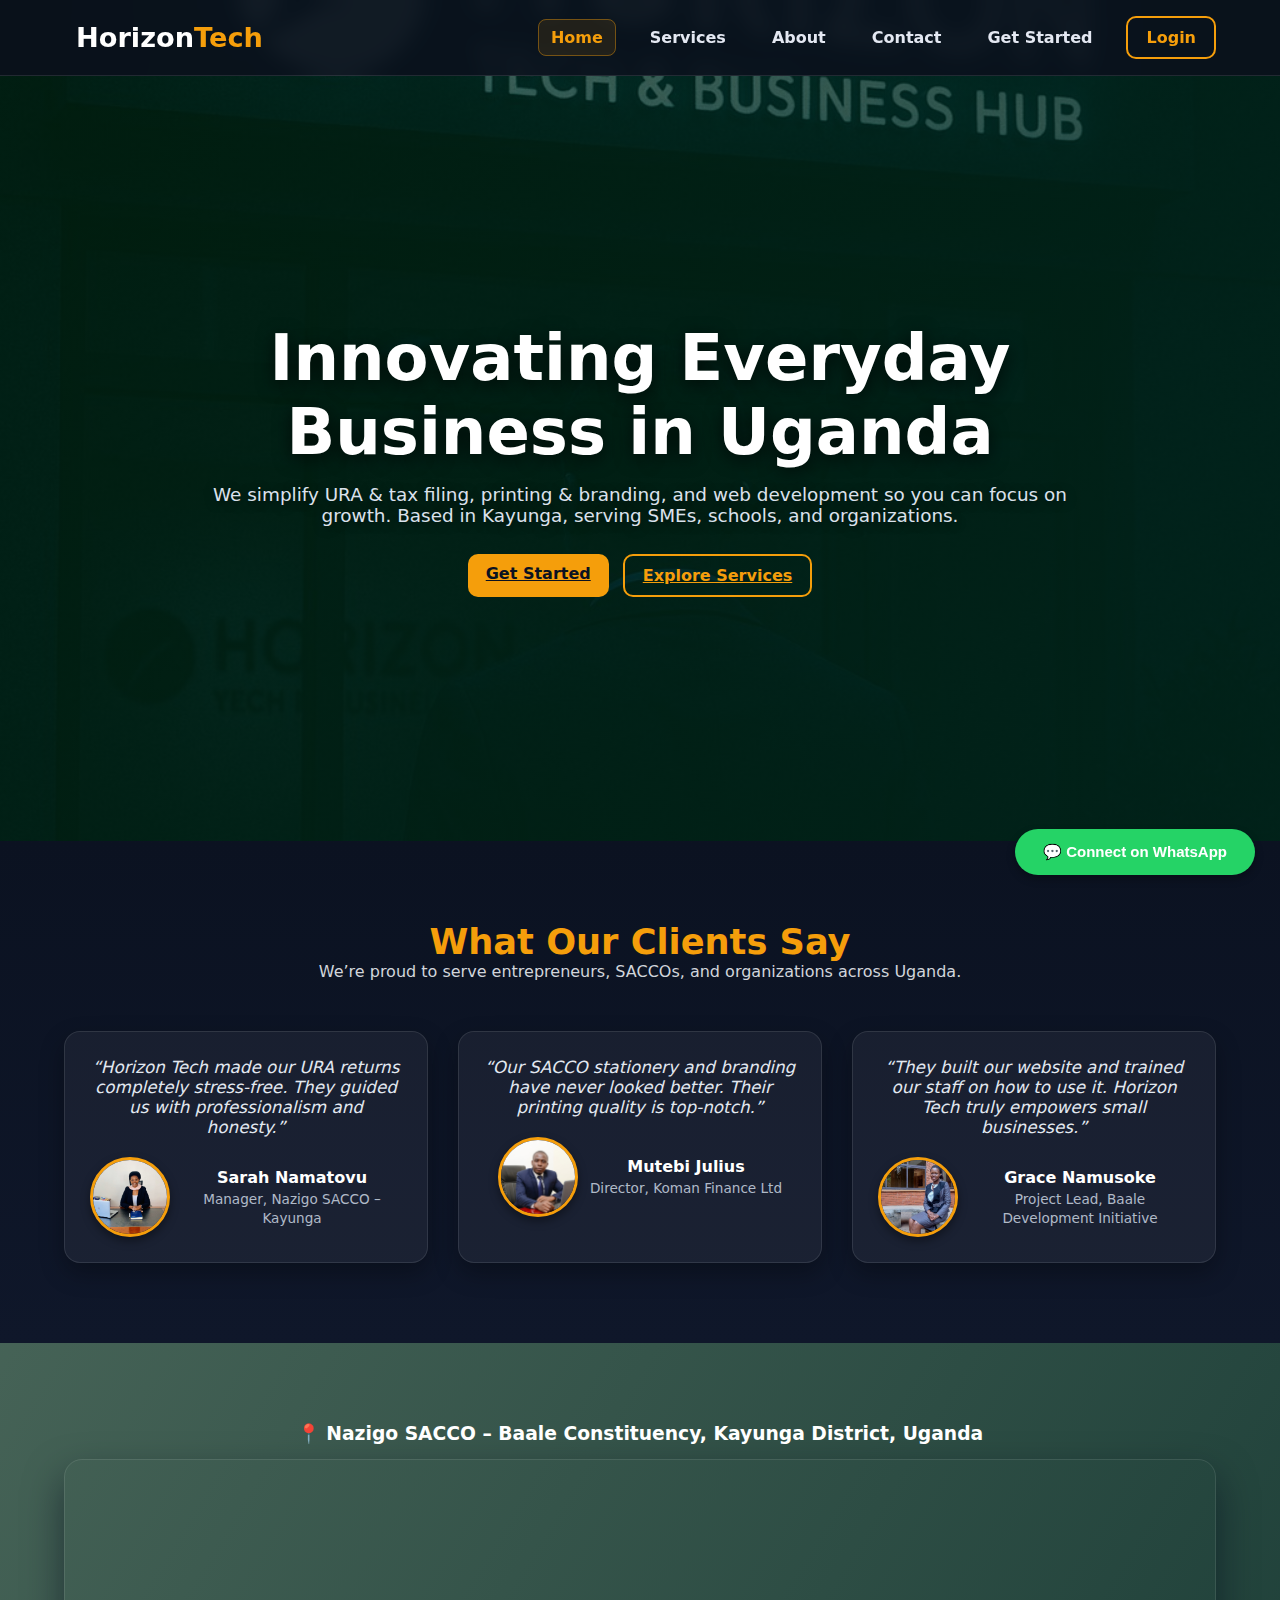
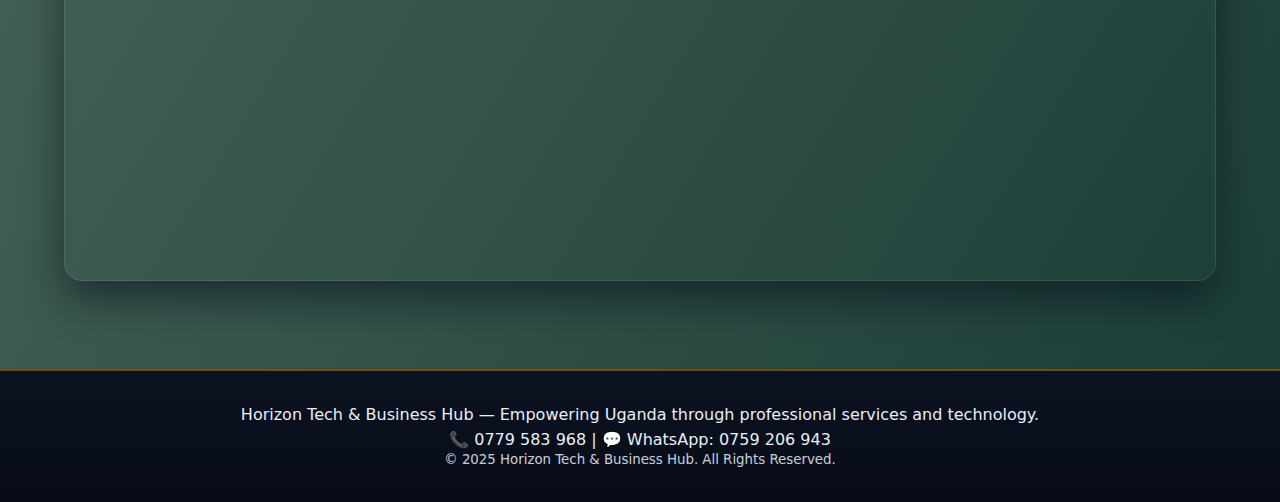
<file: index.html>
<!DOCTYPE html>
<html lang="en">
<head>
  <meta charset="UTF-8"/>
  <meta name="viewport" content="width=device-width, initial-scale=1"/>
  <title>Horizon Tech & Business Hub | Empowering Uganda Through Technology</title>

  <meta name="description" content="Horizon Tech & Business Hub offers URA & Tax Filing, Printing, Branding, and Web Development services in Kayunga, Uganda.">
  <meta name="keywords" content="Horizon Tech, Business Hub, URA, Tax Filing, Printing, Branding, Web Development, Uganda, Nazigo SACCO, Koman Finance, Kayunga">
  <meta property="og:title" content="Horizon Tech & Business Hub">
  <meta property="og:description" content="Empowering Uganda through business and technology solutions.">
  <meta property="og:image" content="assets/img/horizon.jpg">
  <link rel="icon" href="assets/img/horizon.jpg" type="image/png"/>

  <style>
    :root{
      --primary:#2563eb;
      --accent:#f59e0b;
      --accentDark:#d97706;
      --ink:#0b1221;
      --white:#ffffff;
    }
    *{box-sizing:border-box;margin:0;padding:0}
    body{
      font-family:'Segoe UI',system-ui,Arial,sans-serif;
      color:#e8edf6;
      background:linear-gradient(to bottom right, rgba(1, 42, 19, 0.65), rgba(1, 39, 32, 0.9)),
                 url("assets/img/horizon.jpg") center/cover no-repeat fixed;
      overflow-x:hidden;min-height:100vh;animation:fadeIn 1s ease both;
    }
    @keyframes fadeIn{from{opacity:0;}to{opacity:1;}}
    img{max-width:100%;display:block}
    .container{width:90%;max-width:1200px;margin:0 auto}

    /* NAV */
    nav{
      position:sticky;top:0;z-index:100;
      background:rgba(10,15,28,0.85);
      border-bottom:1px solid rgba(255,255,255,0.1);
      backdrop-filter:blur(10px);
    }
    .nav-wrap{display:flex;align-items:center;justify-content:space-between;padding:14px 0;}
    .logo{font-weight:900;font-size:1.7rem;color:#fff;}
    .logo span{color:var(--accent);}
    nav ul{list-style:none;display:flex;gap:22px;align-items:center;}
    nav a{color:#e4e8f2;text-decoration:none;font-weight:600;padding:8px 12px;border-radius:8px;transition:all .25s ease;}
    nav a:hover{background:rgba(255,255,255,0.08);color:var(--white);}
    nav a.active{color:var(--accent);border:1px solid rgba(245,158,11,.4);background:rgba(245,158,11,.1);}
    .btn{padding:10px 18px;border-radius:10px;font-weight:700;cursor:pointer;}
    .btn--accent{background:var(--accent);color:#0b1221;}
    .btn--accent:hover{background:var(--accentDark);}
    .btn--outline{border:2px solid var(--accent);color:var(--accent);background:transparent;}
    .btn--outline:hover{background:var(--accent);color:#000;}

    /* HERO */
    .hero{min-height:85vh;display:flex;align-items:center;justify-content:center;text-align:center;position:relative;padding:0 20px;}
    .hero-content{max-width:860px;animation:floatHero 6s ease-in-out infinite;}
    @keyframes floatHero{0%{transform:translateY(0);}50%{transform:translateY(-10px);}100%{transform:translateY(0);}}
    .hero h1{font-size:clamp(2.5rem,5vw,4rem);font-weight:900;color:#fff;text-shadow:0 4px 18px rgba(0,0,0,0.7);}
    .hero p{font-size:1.15rem;margin-top:15px;color:#e6edf9;opacity:0.95;text-shadow:0 2px 10px rgba(0,0,0,0.5);}
    .actions{display:flex;justify-content:center;flex-wrap:wrap;gap:14px;margin-top:28px;}

    /* SECTION BASE */
    section{padding:80px 0;}
    .section-head{text-align:center;margin-bottom:40px;}
    .section-head h2{font-size:2.2rem;color:var(--accent);}
    .section-head p{color:#d1d5db;}

    /* SERVICES */
    .services{display:grid;gap:28px;grid-template-columns:repeat(auto-fit,minmax(260px,1fr));}
    .service-card{
      background:rgba(15,20,35,0.9);
      border-radius:16px;overflow:hidden;border:1px solid rgba(255,255,255,0.1);
      box-shadow:0 10px 25px rgba(0,0,0,0.4);
      text-align:center;transition:all 0.4s ease;
    }
    .service-card:hover{transform:translateY(-8px);}
    .card-media{height:200px;overflow:hidden;}
    .card-media img{width:100%;height:100%;object-fit:cover;transition:transform .6s;}
    .service-card:hover .card-media img{transform:scale(1.08);}
    .card-body{padding:18px;}
    .card-body h3{color:var(--accent);margin-bottom:8px;}
    .card-body p{color:#cbd5e1;}

    /* TESTIMONIALS */
    .testimonials{background:linear-gradient(180deg,#0b1221 0%,#0f172a 100%);text-align:center;color:#f9fafb;}
    .testimonial-grid{display:grid;grid-template-columns:repeat(auto-fit,minmax(280px,1fr));gap:30px;margin-top:50px;}
    .testimonial-card{
      background:rgba(255,255,255,0.05);
      border:1px solid rgba(255,255,255,0.1);
      border-radius:16px;padding:25px;
      box-shadow:0 10px 25px rgba(0,0,0,0.3);
      transition:all 0.4s ease;
    }
    .testimonial-card:hover{transform:translateY(-10px);box-shadow:0 15px 30px rgba(245,158,11,0.25);border-color:rgba(245,158,11,0.5);}
    .quote{font-style:italic;font-size:1.05rem;color:#e2e8f0;margin-bottom:20px;}
    .client-info{display:flex;align-items:center;gap:12px;justify-content:center;}
    .client-photo{
      width:80px;height:80px;border-radius:50%;
      object-fit:cover;border:3px solid var(--accent);
      box-shadow:0 4px 10px rgba(0,0,0,0.4);
    }
    .client-info h4{font-size:1rem;color:#fff;margin-bottom:2px;}
    .client-info small{color:#cbd5e1;font-size:0.85rem;}

    /* MAP */
    .map-head{text-align:center;color:#fff;margin-bottom:14px;}
    .map-container{border-radius:18px;overflow:hidden;box-shadow:0 18px 38px rgba(2,10,25,.5);border:1px solid rgba(255,255,255,0.1);}
    iframe{width:100%;height:420px;border:0;display:block;}

    /* FOOTER */
    footer{background:linear-gradient(180deg,#0b1221,#070c16);color:#e9eef9;text-align:center;padding:34px 10px;border-top:2px solid rgba(245,158,11,.45);margin-top:8px;}
    footer p+p{margin-top:6px;} small{opacity:.85;}

    /* WHATSAPP */
    #connectBtn{position:fixed;bottom:25px;right:25px;background:#25D366;color:#fff;border:none;border-radius:50px;padding:14px 28px;font-weight:700;cursor:pointer;box-shadow:0 4px 8px rgba(0,0,0,.3);z-index:1000;font-size:15px;display:flex;align-items:center;gap:10px;}
    #connectBtn:hover{background:#20b857;}
    .modal{display:none;position:fixed;z-index:1001;left:0;top:0;width:100%;height:100%;background:rgba(0,0,0,0.6);justify-content:center;align-items:center;}
    .modal-content{background:#fff;border-radius:12px;max-width:400px;width:90%;padding:25px;text-align:center;color:#0f172a;position:relative;box-shadow:0 10px 30px rgba(0,0,0,.3);}
    .modal-content h2{color:var(--primary);margin-top:0;}
    .modal-content a{display:block;margin:8px 0;padding:10px;border-radius:8px;font-weight:600;color:#fff;text-decoration:none;}
    .modal-content a.email{background:#2563eb;}
    .modal-content a.call{background:#16a34a;}
    .modal-content a.whatsapp{background:#25D366;}
    .close-btn{position:absolute;top:10px;right:15px;font-size:20px;color:#666;cursor:pointer;}
  </style>
</head>

<body>
  <!-- NAV -->
  <nav>
    <div class="container nav-wrap">
      <a class="logo" href="index.html">Horizon<span>Tech</span></a>
      <ul>
        <li><a class="active" href="index.html">Home</a></li>
        <li><a href="services.html">Services</a></li>
        <li><a href="about.html">About</a></li>
        <li><a href="contact.html">Contact</a></li>
        <li><a href="get-started.html">Get Started</a></li>
        <li><a class="btn btn--outline" href="login.html">Login</a></li>
      </ul>
    </div>
  </nav>

  <!-- HERO -->
  <section class="hero">
    <div class="hero-content">
      <h1>Innovating Everyday Business in Uganda</h1>
      <p>We simplify URA & tax filing, printing & branding, and web development so you can focus on growth. Based in Kayunga, serving SMEs, schools, and organizations.</p>
      <div class="actions">
        <a href="get-started.html" class="btn btn--accent">Get Started</a>
        <a href="services.html" class="btn btn--outline">Explore Services</a>
      </div>
    </div>
  </section>

  <!-- TESTIMONIALS -->
  <section class="testimonials">
    <div class="container">
      <div class="section-head">
        <h2>What Our Clients Say</h2>
        <p>We’re proud to serve entrepreneurs, SACCOs, and organizations across Uganda.</p>
      </div>
      <div class="testimonial-grid">
        <div class="testimonial-card">
          <p class="quote">“Horizon Tech made our URA returns completely stress-free. They guided us with professionalism and honesty.”</p>
          <div class="client-info">
            <img src="assets/img/lady.jpg" alt="Nazigo SACCO" class="client-photo">
            <div><h4>Sarah Namatovu</h4><small>Manager, Nazigo SACCO – Kayunga</small></div>
          </div>
        </div>
        <div class="testimonial-card">
          <p class="quote">“Our SACCO stationery and branding have never looked better. Their printing quality is top-notch.”</p>
          <div class="client-info">
            <img src="assets/img/man.jpg" alt="Koman Finance" class="client-photo">
            <div><h4>Mutebi Julius</h4><small>Director, Koman Finance Ltd</small></div>
          </div>
        </div>
        <div class="testimonial-card">
          <p class="quote">“They built our website and trained our staff on how to use it. Horizon Tech truly empowers small businesses.”</p>
          <div class="client-info">
            <img src="assets/img/grace.jpg" alt="Baale Initiative" class="client-photo">
            <div><h4>Grace Namusoke</h4><small>Project Lead, Baale Development Initiative</small></div>
          </div>
        </div>
      </div>
    </div>
  </section>

  <!-- MAP -->
  <section>
    <div class="container">
      <div class="map-head"><h3>📍 Nazigo SACCO – Baale Constituency, Kayunga District, Uganda</h3></div>
      <div class="map-container">
        <iframe src="https://www.google.com/maps/embed?pb=!1m18!1m12!1m3!1d63615.71078875728!2d32.88052957883153!3d0.8752622740308126!2m3!1f0!2f0!3f0!3m2!1i1024!2i768!4f13.1!3m3!1m2!1s0x177b31e8bde07ffb%3A0x77c42953b410d97c!2sNazigo%20SACCO%2C%20Kayunga%2C%20Uganda!5e0!3m2!1sen!2sug!4v1730111222000!5m2!1sen!2sug" allowfullscreen loading="lazy"></iframe>
      </div>
    </div>
  </section>

  <!-- FOOTER -->
  <footer>
    <p>Horizon Tech & Business Hub — Empowering Uganda through professional services and technology.</p>
    <p>📞 0779 583 968 | 💬 WhatsApp: 0759 206 943</p>
    <small>© 2025 Horizon Tech & Business Hub. All Rights Reserved.</small>
  </footer>

  <!-- QUICK CONNECT -->
  <button id="connectBtn">💬 Connect on WhatsApp</button>
  <div id="connectModal" class="modal">
    <div class="modal-content">
      <span class="close-btn" onclick="document.getElementById('connectModal').style.display='none'">✖</span>
      <h2>Quick Connect</h2>
      <a class="whatsapp" href="https://wa.me/256759206943" target="_blank">💚 WhatsApp Chat</a>
      <a class="call" href="tel:+256779583968">📞 Call Now</a>
      <a class="email" href="mailto:horizontechhub@gmail.com">📧 Email Us</a>
    </div>
  </div>

  <script>
    const modal=document.getElementById("connectModal");
    document.getElementById("connectBtn").onclick=()=>{modal.style.display="flex"};
    window.onclick=e=>{if(e.target===modal){modal.style.display="none"}};
  </script>
</body>
</html>
</file>
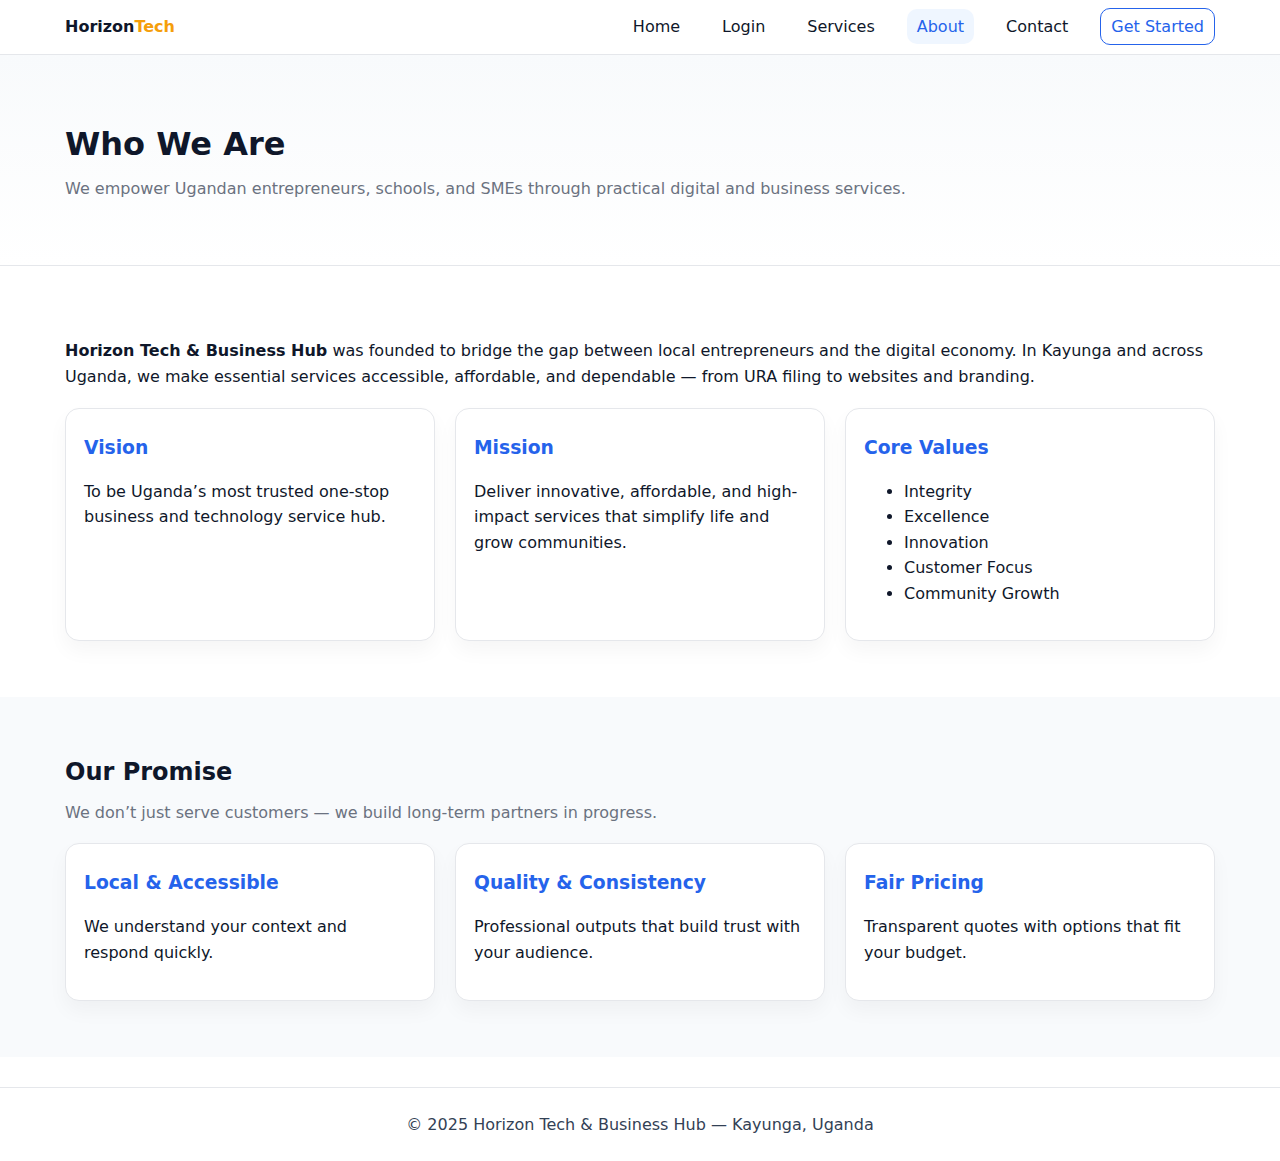
<file: about.html>
<!DOCTYPE html>
<html lang="en">
<head>
<meta charset="utf-8" />
<meta name="viewport" content="width=device-width, initial-scale=1" />
<title>About — Horizon Tech & Business Hub</title>
<style>
:root{--primary:#2563eb;--accent:#f59e0b;--line:#e5e7eb;--muted:#6b7280}
*{box-sizing:border-box}html,body{margin:0;background:#fff;color:#0f172a;font:16px/1.6 system-ui,Segoe UI,Roboto,Ubuntu,Arial,sans-serif}
a{text-decoration:none;color:inherit}
.container{width:92%;max-width:1150px;margin-inline:auto}
.nav{position:sticky;top:0;background:#fff;border-bottom:1px solid var(--line)}
.nav__wrap{display:flex;align-items:center;justify-content:space-between;padding:14px 0}
.logo{font-weight:800}.logo span{color:#f59e0b}
.menu{display:flex;gap:22px;list-style:none;margin:0;padding:0;align-items:center}
.menu a{padding:8px 10px;border-radius:10px}
.menu a:hover,.menu a.active{background:#eff6ff;color:var(--primary)}
.pagehead{padding:64px 0;background:linear-gradient(180deg,#f8fafc,#fff);border-bottom:1px solid var(--line)}
.pagehead h1{margin:0 0 6px}
.grid-3{display:grid;gap:20px;grid-template-columns:repeat(3,1fr)}
.card{border:1px solid var(--line);border-radius:14px;padding:18px;background:#fff;box-shadow:0 10px 20px rgba(2,6,23,.04)}
.card h3{margin:6px 0;color:var(--primary)}
.section{padding:56px 0}
.alt{background:#f8fafc}
.footer{border-top:1px solid var(--line);padding:24px 0;margin-top:30px;text-align:center;color:#334155}
@media (max-width:900px){.grid-3{grid-template-columns:1fr}}
</style>
</head>
<body>
<nav class="nav">
  <div class="container nav__wrap">
    <a class="logo" href="index.html">Horizon<span>Tech</span></a>
    <ul class="menu">
      <li><a href="index.html">Home</a></li>
      <li><a href="login.html">Login</a></li>
      <li><a href="services.html">Services</a></li>
      <li><a class="active" href="about.html">About</a></li>
      <li><a href="contact.html">Contact</a></li>
      <li><a style="border:1px solid #2563eb;color:#2563eb;border-radius:10px;padding:8px 10px" href="get-started.html">Get Started</a></li>
    </ul>
  </div>
</nav>

<header class="pagehead">
  <div class="container">
    <h1>Who We Are</h1>
    <p style="color:#6b7280;margin:0">We empower Ugandan entrepreneurs, schools, and SMEs through practical digital and business services.</p>
  </div>
</header>

<section class="section">
  <div class="container">
    <p><strong>Horizon Tech & Business Hub</strong> was founded to bridge the gap between local entrepreneurs and the digital economy. In Kayunga and across Uganda, we make essential services accessible, affordable, and dependable — from URA filing to websites and branding.</p>
    <div class="grid-3" style="margin-top:18px">
      <div class="card">
        <h3>Vision</h3>
        <p>To be Uganda’s most trusted one-stop business and technology service hub.</p>
      </div>
      <div class="card">
        <h3>Mission</h3>
        <p>Deliver innovative, affordable, and high-impact services that simplify life and grow communities.</p>
      </div>
      <div class="card">
        <h3>Core Values</h3>
        <ul>
          <li>Integrity</li>
          <li>Excellence</li>
          <li>Innovation</li>
          <li>Customer Focus</li>
          <li>Community Growth</li>
        </ul>
      </div>
    </div>
  </div>
</section>

<section class="section alt">
  <div class="container">
    <h2 style="margin:0 0 8px">Our Promise</h2>
    <p style="margin:0;color:#6b7280">We don’t just serve customers — we build long-term partners in progress.</p>
    <div class="grid-3" style="margin-top:18px">
      <div class="card"><h3>Local & Accessible</h3><p>We understand your context and respond quickly.</p></div>
      <div class="card"><h3>Quality & Consistency</h3><p>Professional outputs that build trust with your audience.</p></div>
      <div class="card"><h3>Fair Pricing</h3><p>Transparent quotes with options that fit your budget.</p></div>
    </div>
  </div>
</section>

<footer class="footer">
  © 2025 Horizon Tech & Business Hub — Kayunga, Uganda
</footer>
</body>
</html>
</file>
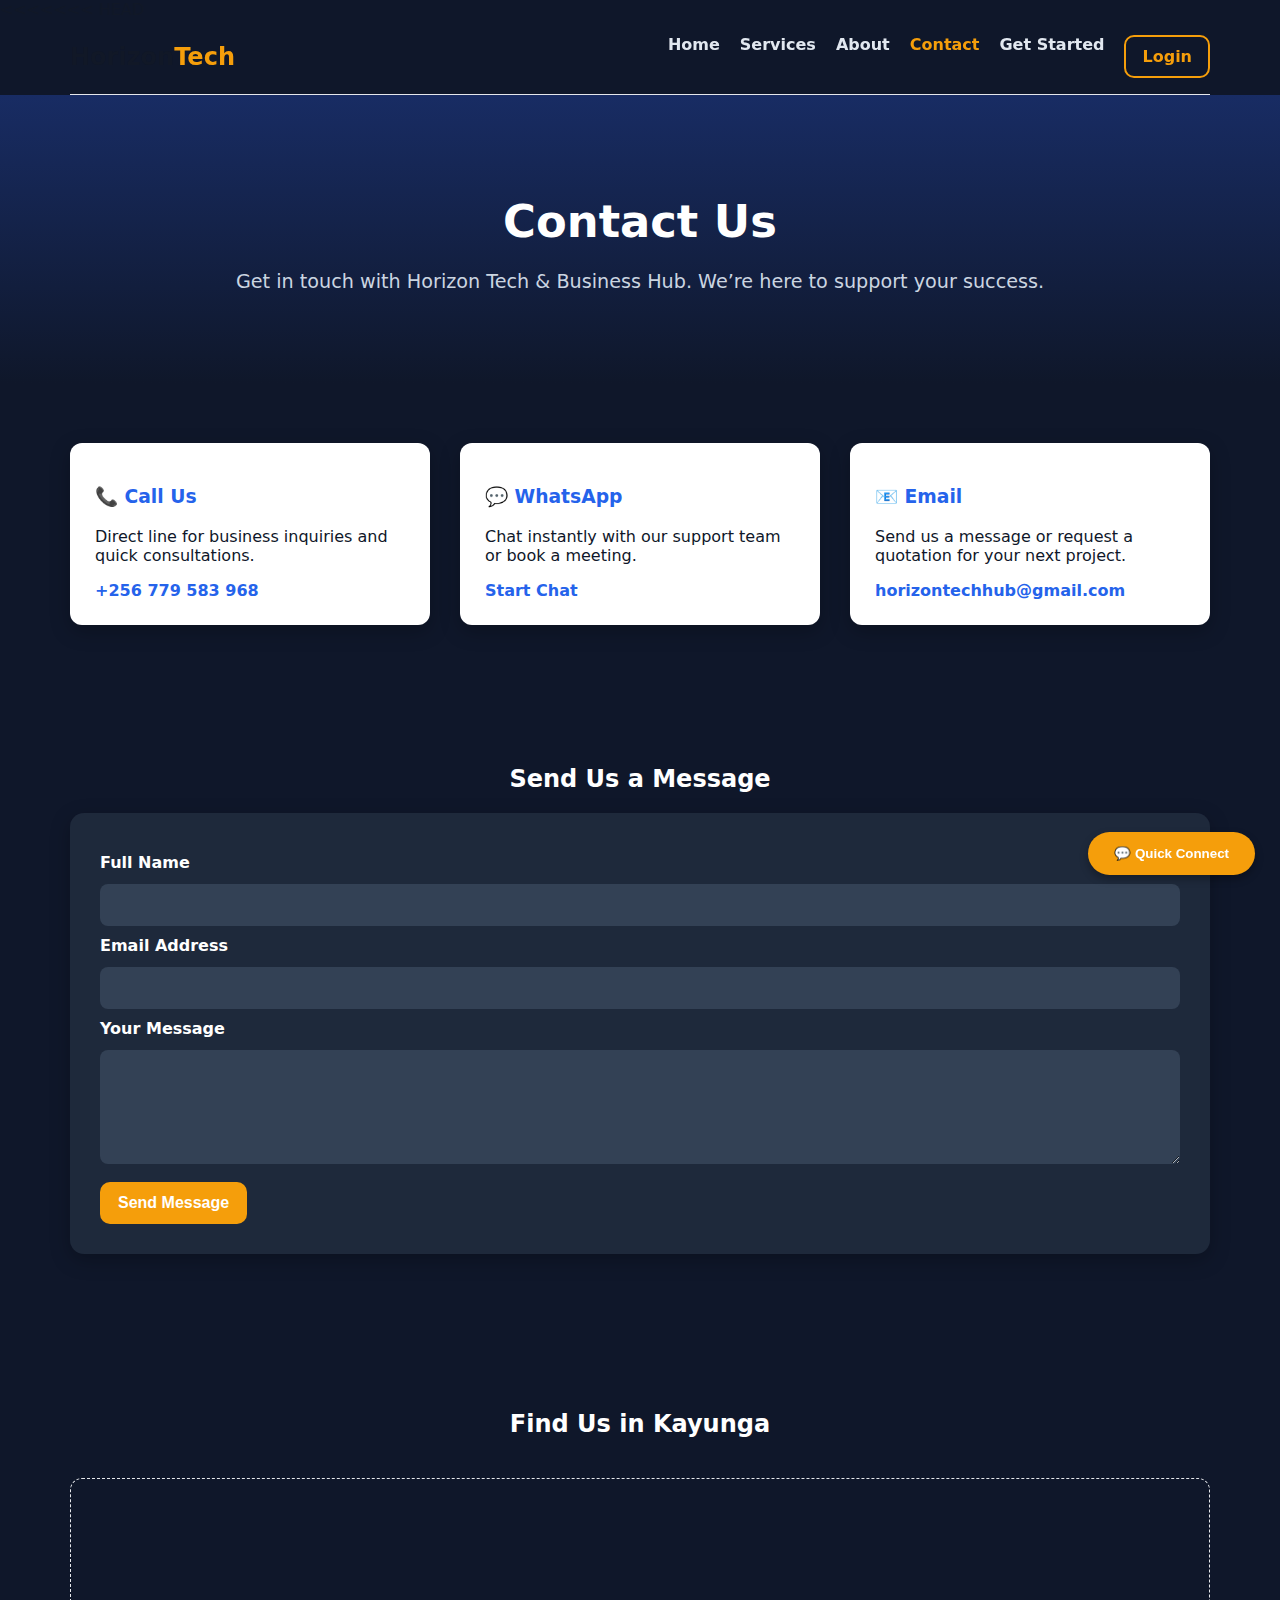
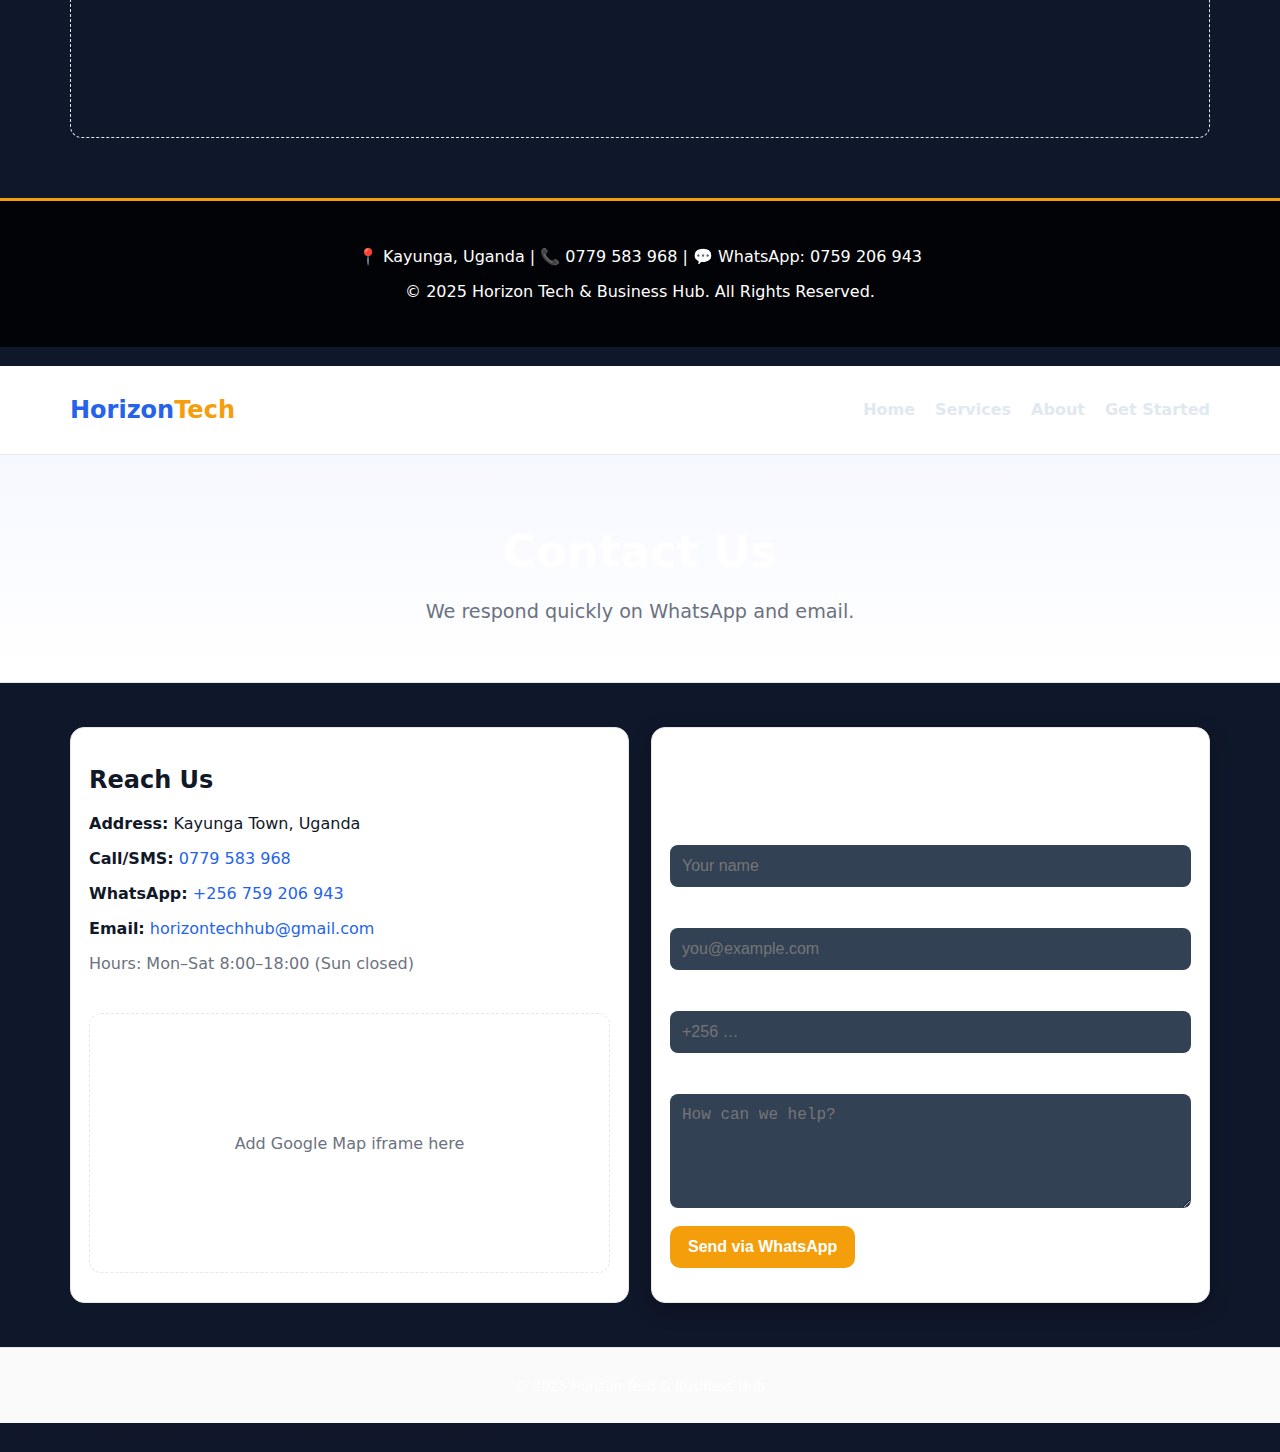
<file: contact.html>
<!DOCTYPE html>
<html lang="en">
<head>
<<<<<<< HEAD
<meta charset="UTF-8" />
<meta name="viewport" content="width=device-width, initial-scale=1" />
<title>Contact Us | Horizon Tech & Business Hub</title>
<style>
:root{
  --primary:#2563eb;--primaryDark:#1e40af;--accent:#f59e0b;--accentDark:#e48b00;
  --ink:#0f172a;--muted:#94a3b8;--line:#334155;
}
body{
  margin:0;font-family:'Segoe UI',sans-serif;color:#e2e8f0;
  background:#0f172a;overflow-x:hidden;
}
.container{width:90%;max-width:1200px;margin:auto;}
a{text-decoration:none;}

/* NAV */
nav{
  display:flex;justify-content:space-between;align-items:center;
  padding:16px 0;background:rgba(15,23,42,0.9);backdrop-filter:blur(10px);
  position:sticky;top:0;z-index:100;border-bottom:1px solid var(--line);
}
.logo{font-weight:900;font-size:1.5rem;}
.logo span{color:var(--accent);}
nav ul{list-style:none;display:flex;gap:20px;margin:0;padding:0;}
nav li a{color:#e2e8f0;font-weight:600;}
nav li a:hover{color:var(--accent);}
.btn{display:inline-block;padding:10px 16px;border-radius:10px;font-weight:700;transition:all .2s;}
.btn--accent{background:var(--accent);color:#fff;}
.btn--accent:hover{background:var(--accentDark);}
.btn--outline{border:2px solid var(--accent);color:var(--accent);}
.btn--outline:hover{background:var(--accent);color:#fff;}

/* HEADER */
header{
  text-align:center;padding:70px 10px;
  background:linear-gradient(180deg,rgba(30,58,138,0.6),rgba(15,23,42,0.9));
}
header h1{font-size:2.8rem;margin-bottom:.5em;color:#fff;}
header p{color:#cbd5e1;font-size:1.2rem;}

/* CONTACT SECTION */
section{padding:60px 0;}
.contact-grid{
  display:grid;gap:30px;
  grid-template-columns:repeat(auto-fit,minmax(340px,1fr));
}
.contact-card{
  background:#fff;color:#0f172a;padding:25px;border-radius:12px;
  box-shadow:0 6px 20px rgba(0,0,0,.25);
  transition:transform .3s,box-shadow .3s;
}
.contact-card:hover{
  transform:translateY(-6px);
  box-shadow:0 0 20px rgba(245,158,11,.4);
}
.contact-card h3{color:var(--primary);}
.contact-card a{color:var(--primary);font-weight:600;}
.contact-card a:hover{text-decoration:underline;}

/* FORM */
form{
  background:#1e293b;padding:30px;border-radius:14px;
  box-shadow:0 6px 20px rgba(0,0,0,.25);
  color:#fff;
}
form label{display:block;margin-top:10px;font-weight:600;}
form input,form textarea{
  width:100%;padding:12px;margin-top:6px;border-radius:8px;border:none;
  background:#334155;color:#fff;font-size:16px;
}
form input:focus,form textarea:focus{outline:2px solid var(--accent);}
form button{
  margin-top:14px;padding:12px 18px;border:none;border-radius:10px;
  background:var(--accent);color:#fff;font-weight:700;font-size:16px;cursor:pointer;
  transition:background .2s;
}
form button:hover{background:var(--accentDark);}

/* MAP */
.map{
  margin-top:40px;
  border:2px solid var(--accent);
  border-radius:12px;
  overflow:hidden;
  height:350px;
}

/* FOOTER */
footer{
  background:rgba(0,0,0,.85);
  color:#fff;
  text-align:center;
  padding:30px 10px;
  border-top:3px solid var(--accent);
}

/* QUICK CONNECT */
#connectBtn{
  position:fixed;bottom:25px;right:25px;background:var(--accent);color:#fff;
  border:none;border-radius:50px;padding:14px 26px;font-weight:700;cursor:pointer;
  box-shadow:0 4px 8px rgba(0,0,0,.3);z-index:1000;
}
#connectBtn:hover{background:var(--accentDark);}
.modal{display:none;position:fixed;z-index:1001;left:0;top:0;width:100%;height:100%;
  background:rgba(0,0,0,0.6);justify-content:center;align-items:center;}
.modal-content{
  background:#fff;border-radius:12px;max-width:400px;width:90%;padding:25px;
  text-align:center;position:relative;color:#0f172a;
}
.modal-content h2{color:var(--primary);margin-top:0;}
.modal-content a{
  display:block;margin:8px 0;padding:10px;border-radius:8px;font-weight:600;color:#fff;
}
.modal-content a.email{background:#2563eb;}
.modal-content a.call{background:#16a34a;}
.modal-content a.sms{background:#10b981;}
.modal-content a.whatsapp{background:#25D366;}
.modal-content a.twitter{background:#1da1f2;}
.modal-content a.instagram{background:#e1306c;}
.close-btn{position:absolute;top:10px;right:15px;font-size:20px;color:#666;cursor:pointer;}
</style>
</head>
<body>

<!-- === NAVIGATION === -->
<nav class="container">
  <div class="logo">Horizon<span>Tech</span></div>
  <ul>
    <li><a href="index.html">Home</a></li>
    <li><a href="services.html">Services</a></li>
    <li><a href="about.html">About</a></li>
    <li><a href="contact.html" style="color:var(--accent);">Contact</a></li>
    <li><a href="get-started.html">Get Started</a></li>
    <li><a class="btn btn--outline" href="login.html">Login</a></li>
  </ul>
</nav>

<!-- === HEADER === -->
<header>
  <h1>Contact Us</h1>
  <p>Get in touch with Horizon Tech & Business Hub. We’re here to support your success.</p>
</header>

<!-- === CONTACT INFO === -->
<section class="container">
  <div class="contact-grid">
    <div class="contact-card">
      <h3>📞 Call Us</h3>
      <p>Direct line for business inquiries and quick consultations.</p>
      <a href="tel:+256779583968">+256 779 583 968</a>
    </div>

    <div class="contact-card">
      <h3>💬 WhatsApp</h3>
      <p>Chat instantly with our support team or book a meeting.</p>
      <a href="https://wa.me/256759206943" target="_blank">Start Chat</a>
    </div>

    <div class="contact-card">
      <h3>📧 Email</h3>
      <p>Send us a message or request a quotation for your next project.</p>
      <a href="mailto:horizontechhub@gmail.com">horizontechhub@gmail.com</a>
    </div>
  </div>
</section>

<!-- === CONTACT FORM === -->
<section class="container">
  <h2 style="text-align:center;color:#fff;">Send Us a Message</h2>
  <form id="contactForm" onsubmit="sendMessage(event)">
    <label for="name">Full Name</label>
    <input type="text" id="name" name="name" required>

    <label for="email">Email Address</label>
    <input type="email" id="email" name="email" required>

    <label for="message">Your Message</label>
    <textarea id="message" name="message" rows="5" required></textarea>

    <button type="submit">Send Message</button>
  </form>
  <p id="statusMsg" style="text-align:center;margin-top:12px;"></p>
</section>

<!-- === MAP === -->
<section class="container">
  <h2 style="text-align:center;color:#fff;">Find Us in Kayunga</h2>
  <div class="map">
    <iframe 
      src="https://www.google.com/maps?q=kayunga,+uganda&output=embed"
      width="100%" height="100%" style="border:0;" allowfullscreen="" loading="lazy"></iframe>
  </div>
</section>

<!-- === FOOTER === -->
<footer>
  <p>📍 Kayunga, Uganda | 📞 0779 583 968 | 💬 WhatsApp: 0759 206 943</p>
  <p>© 2025 Horizon Tech & Business Hub. All Rights Reserved.</p>
</footer>

<!-- === QUICK CONNECT === -->
<button id="connectBtn">💬 Quick Connect</button>
<div id="connectModal" class="modal">
  <div class="modal-content">
    <span class="close-btn" onclick="document.getElementById('connectModal').style.display='none'">✖</span>
    <h2>Quick Connect</h2>
    <a class="email" href="mailto:horizontechhub@gmail.com">📧 Email Us</a>
    <a class="call" href="tel:+256779583968">📞 Call Now</a>
    <a class="sms" href="sms:+256779583968">💬 Send SMS</a>
    <a class="whatsapp" href="https://wa.me/256759206943" target="_blank">💚 WhatsApp Chat</a>
    <a class="twitter" href="https://twitter.com/horizontechug" target="_blank">🐦 Twitter</a>
    <a class="instagram" href="https://instagram.com/horizontechhub" target="_blank">📸 Instagram</a>
  </div>
</div>

<script>
document.getElementById("connectBtn").onclick=function(){
  document.getElementById("connectModal").style.display="flex";
};
window.onclick=function(e){
  if(e.target==document.getElementById("connectModal"))
    document.getElementById("connectModal").style.display="none";
};

// Basic mock form handler
function sendMessage(e){
  e.preventDefault();
  const btn=e.target.querySelector('button');
  btn.disabled=true;
  btn.textContent="Sending...";
  setTimeout(()=>{
    document.getElementById('statusMsg').textContent="✅ Message sent successfully!";
    btn.disabled=false;btn.textContent="Send Message";
    e.target.reset();
  },2000);
}
</script>
<script>
// === PRELOADER ===
window.addEventListener("load",()=>{
  document.getElementById("preloader").style.display="none";
  document.getElementById("pageContent").classList.add("show");
});

// === PAGE TRANSITION (Fade In) ===
document.body.classList.add("fade");
window.addEventListener("pageshow",()=>document.body.classList.add("show"));

// === SCROLL PROGRESS BAR ===
window.addEventListener("scroll",()=>{
  const scrollTop=document.documentElement.scrollTop;
  const height=document.documentElement.scrollHeight-document.documentElement.clientHeight;
  const scrolled=(scrollTop/height)*100;
  document.getElementById("progressBar").style.width=scrolled+"%";
});
</script>

=======
<meta charset="utf-8"><meta name="viewport" content="width=device-width, initial-scale=1" />
<title>Contact — Horizon Tech & Business Hub</title>
<style>
:root{--primary:#2563eb;--accent:#f59e0b;--ink:#0f172a;--line:#e5e7eb;--muted:#6b7280}
*{box-sizing:border-box} body{margin:0;font-family:system-ui,Segoe UI,Roboto,Arial,sans-serif;color:#111827}
a{color:var(--primary);text-decoration:none}.container{width:92%;max-width:1140px;margin:0 auto}
.nav{border-bottom:1px solid var(--line);background:#fff}.nav__wrap{display:flex;justify-content:space-between;align-items:center;padding:14px 0}
.logo{font-weight:800}.logo span{color:var(--accent)}
.nav__menu{list-style:none;display:flex;gap:20px;margin:0;padding:0;align-items:center}
.hero{background:linear-gradient(180deg,#f6f8ff,#fff);border-bottom:1px solid var(--line);padding:40px 0}
.grid-2{display:grid;gap:22px;grid-template-columns:1fr 1fr}
.card{border:1px solid var(--line);border-radius:14px;padding:18px;background:#fff}
label{font-weight:600;margin:10px 0 6px;display:block}
input,textarea{width:100%;padding:10px 12px;border:1px solid var(--line);border-radius:10px}
button{margin-top:10px;background:var(--primary);color:#fff;border:0;padding:10px 16px;border-radius:10px;font-weight:700}
.muted{color:var(--muted)} .map{height:260px;border:1px dashed var(--line);border-radius:12px;display:flex;align-items:center;justify-content:center;color:var(--muted)}
@media (max-width:900px){.grid-2{grid-template-columns:1fr}}
</style>
</head>
<body>
<nav class="nav"><div class="container nav__wrap">
  <a class="logo" href="index.html">Horizon<span>Tech</span></a>
  <ul class="nav__menu">
    <li><a href="index.html">Home</a></li><li><a href="services.html">Services</a></li>
    <li><a href="about.html">About</a></li><li><a href="get-started.html">Get Started</a></li>
  </ul>
</div></nav>

<header class="hero"><div class="container"><h1>Contact Us</h1><p class="muted">We respond quickly on WhatsApp and email.</p></div></header>

<section class="container" style="padding:44px 0">
  <div class="grid-2">
    <div class="card">
      <h2>Reach Us</h2>
      <p><strong>Address:</strong> Kayunga Town, Uganda</p>
      <p><strong>Call/SMS:</strong> <a href="tel:+256779583968">0779 583 968</a></p>
      <p><strong>WhatsApp:</strong> <a href="https://wa.me/256759206943" target="_blank">+256 759 206 943</a></p>
      <p><strong>Email:</strong> <a href="mailto:horizontechhub@gmail.com">horizontechhub@gmail.com</a></p>
      <p class="muted">Hours: Mon–Sat 8:00–18:00 (Sun closed)</p>
      <div class="map">Add Google Map iframe here</div>
    </div>

    <form class="card" id="f" onsubmit="return sendWA(event)">
      <h2>Send a Message</h2>
      <label>Full Name</label><input id="name" required placeholder="Your name">
      <label>Email</label><input id="email" type="email" required placeholder="you@example.com">
      <label>Phone</label><input id="phone" required placeholder="+256 …">
      <label>Message</label><textarea id="msg" rows="5" required placeholder="How can we help?"></textarea>
      <button type="submit">Send via WhatsApp</button>
      <p id="status" class="muted"></p>
    </form>
  </div>
</section>

<footer style="border-top:1px solid var(--line);padding:28px 0;background:#fafafa">
  <div class="container"><small>© 2025 Horizon Tech & Business Hub</small></div>
</footer>

<script>
function sendWA(e){
  e.preventDefault();
  const n=document.getElementById('name').value.trim();
  const em=document.getElementById('email').value.trim();
  const ph=document.getElementById('phone').value.trim();
  const m=document.getElementById('msg').value.trim();
  const s=document.getElementById('status');
  if(!n||!em||!ph||!m){s.textContent="Please fill in all fields.";return false;}
  const text=encodeURIComponent(`Hello Horizon Tech,%0AName: ${n}%0AEmail: ${em}%0APhone: ${ph}%0AMessage: ${m}`);
  window.open(`https://wa.me/256759206943?text=${text}`,'_blank');
  s.textContent="Opening WhatsApp…";
  return false;
}
</script>
>>>>>>> 2185c8802c5f08435c7896b365e181571370b576
</body>
</html>
</file>
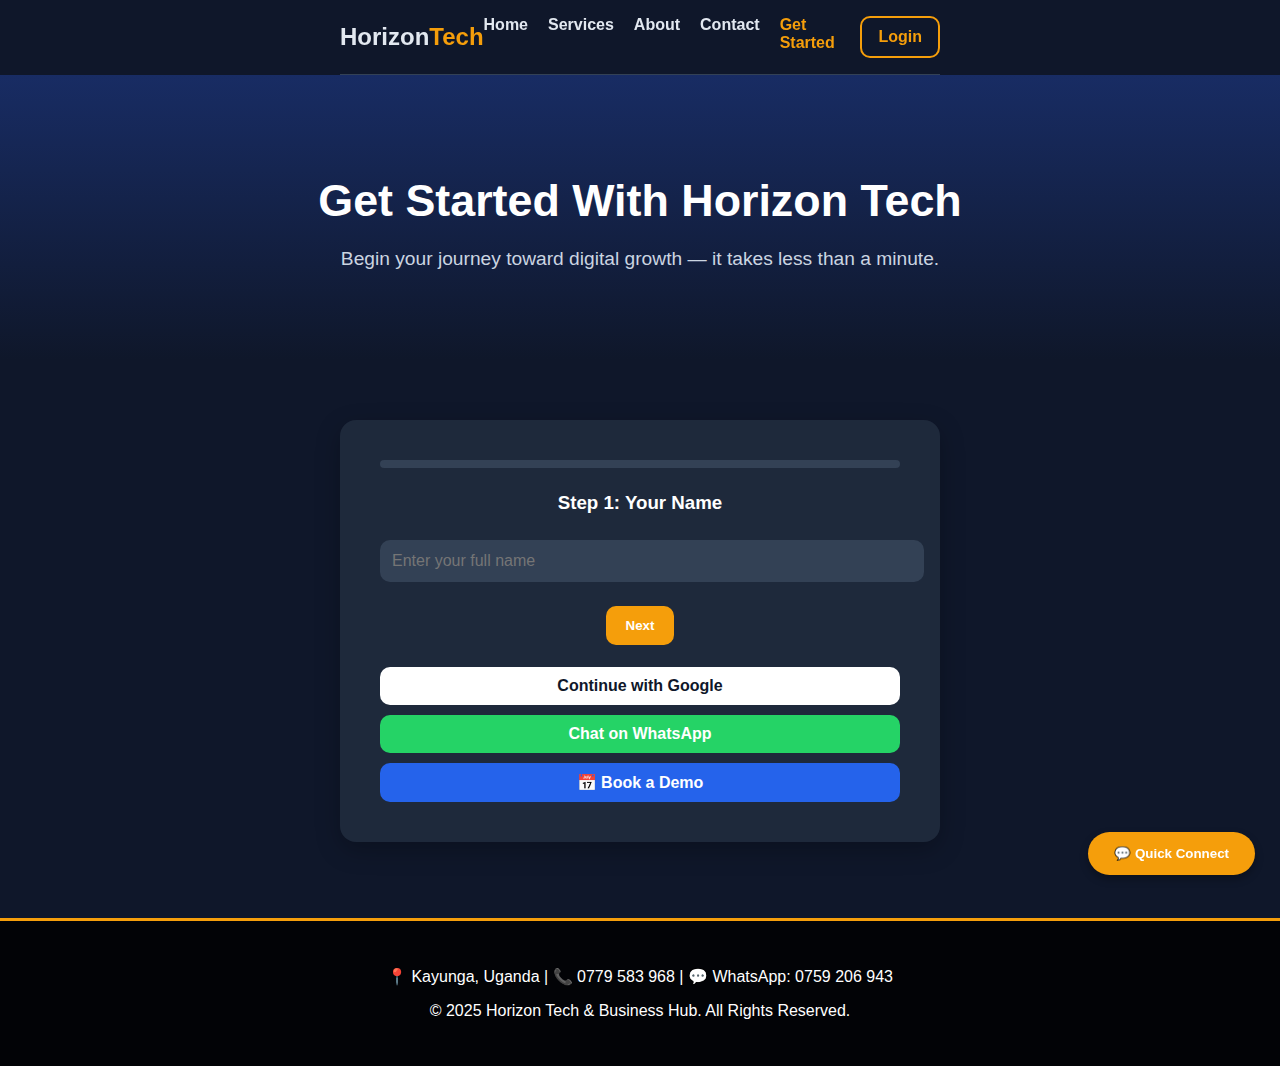
<file: getstartarted.html>
<!DOCTYPE html>
<html lang="en">
<head>
<meta charset="UTF-8" />
<meta name="viewport" content="width=device-width, initial-scale=1" />
<title>Get Started | Horizon Tech & Business Hub</title>
<style>
:root{
  --primary:#2563eb;--primaryDark:#1e40af;--accent:#f59e0b;--accentDark:#e48b00;
  --ink:#0f172a;--muted:#94a3b8;--line:#334155;
}
body{
  margin:0;font-family:'Segoe UI',sans-serif;color:#e2e8f0;
  background:#0f172a;overflow-x:hidden;
}
.container{width:90%;max-width:600px;margin:auto;}
a{text-decoration:none;}

/* NAV */
nav{
  display:flex;justify-content:space-between;align-items:center;
  padding:16px 0;background:rgba(15,23,42,0.9);backdrop-filter:blur(10px);
  position:sticky;top:0;z-index:100;border-bottom:1px solid var(--line);
}
.logo{font-weight:900;font-size:1.5rem;}
.logo span{color:var(--accent);}
nav ul{list-style:none;display:flex;gap:20px;margin:0;padding:0;}
nav li a{color:#e2e8f0;font-weight:600;}
nav li a:hover{color:var(--accent);}
.btn{display:inline-block;padding:10px 16px;border-radius:10px;font-weight:700;transition:all .2s;}
.btn--accent{background:var(--accent);color:#fff;}
.btn--accent:hover{background:var(--accentDark);}
.btn--outline{border:2px solid var(--accent);color:var(--accent);}
.btn--outline:hover{background:var(--accent);color:#fff;}

/* HEADER */
header{
  text-align:center;padding:70px 10px;
  background:linear-gradient(180deg,rgba(30,58,138,0.6),rgba(15,23,42,0.9));
}
header h1{font-size:2.8rem;margin-bottom:.5em;color:#fff;}
header p{color:#cbd5e1;font-size:1.2rem;}

/* ONBOARDING */
section{padding:60px 0;}
.onboard-box{
  background:#1e293b;padding:40px;border-radius:16px;
  box-shadow:0 8px 25px rgba(0,0,0,.25);color:#fff;text-align:center;
}
.progress-bar{
  height:8px;border-radius:8px;overflow:hidden;background:#334155;margin-bottom:24px;
}
.progress-fill{
  width:0%;height:100%;background:var(--accent);transition:width .4s ease;
}
.step{display:none;}
.step.active{display:block;}
form input,form select{
  width:100%;padding:12px;margin:8px 0;border:none;border-radius:10px;
  background:#334155;color:#fff;font-size:16px;
}
form input:focus,form select:focus{outline:2px solid var(--accent);}
form button{
  margin-top:16px;padding:12px 20px;border:none;border-radius:10px;
  background:var(--accent);color:#fff;font-weight:700;cursor:pointer;
  transition:background .2s;
}
form button:hover{background:var(--accentDark);}
.alt-login{
  margin-top:22px;display:flex;flex-direction:column;gap:10px;
}
.alt-login a{
  display:block;padding:10px;border-radius:10px;font-weight:600;
  background:#fff;color:#0f172a;text-align:center;
  transition:transform .2s;
}
.alt-login a:hover{transform:translateY(-2px);}
.alt-login a.google{background:#fff url('https://upload.wikimedia.org/wikipedia/commons/5/53/Google_%22G%22_Logo.svg') no-repeat 16px center;background-size:20px;}
.alt-login a.whatsapp{background:#25D366;color:#fff;}
.alt-login a.book{background:var(--primary);color:#fff;}

/* FOOTER */
footer{
  background:rgba(0,0,0,.85);
  color:#fff;
  text-align:center;
  padding:30px 10px;
  border-top:3px solid var(--accent);
}

/* QUICK CONNECT */
#connectBtn{
  position:fixed;bottom:25px;right:25px;background:var(--accent);color:#fff;
  border:none;border-radius:50px;padding:14px 26px;font-weight:700;cursor:pointer;
  box-shadow:0 4px 8px rgba(0,0,0,.3);z-index:1000;
}
#connectBtn:hover{background:var(--accentDark);}
.modal{display:none;position:fixed;z-index:1001;left:0;top:0;width:100%;height:100%;
  background:rgba(0,0,0,0.6);justify-content:center;align-items:center;}
.modal-content{
  background:#fff;border-radius:12px;max-width:400px;width:90%;padding:25px;
  text-align:center;position:relative;color:#0f172a;
}
.modal-content h2{color:var(--primary);margin-top:0;}
.modal-content a{
  display:block;margin:8px 0;padding:10px;border-radius:8px;font-weight:600;color:#fff;
}
.modal-content a.email{background:#2563eb;}
.modal-content a.call{background:#16a34a;}
.modal-content a.sms{background:#10b981;}
.modal-content a.whatsapp{background:#25D366;}
.modal-content a.twitter{background:#1da1f2;}
.modal-content a.instagram{background:#e1306c;}
.close-btn{position:absolute;top:10px;right:15px;font-size:20px;color:#666;cursor:pointer;}
</style>
<!-- SEO & Meta -->
<meta name="description" content="Horizon Tech & Business Hub | URA & Tax Filing, Printing, Branding, and Web Development in Kayunga, Uganda.">
<meta name="keywords" content="Horizon Tech, Business Hub, Kayunga, Uganda, URA, Tax Filing, Printing, Web Design, Branding, ICT Support">
<meta property="og:title" content="Horizon Tech & Business Hub">
<meta property="og:description" content="Empowering Uganda through business and technology solutions.">
<meta property="og:image" content="assets/img/horizon-logo.png">
<meta property="og:type" content="website">
<meta name="twitter:card" content="summary_large_image">
<link rel="icon" href="assets/img/favicon.png" type="image/png">

<!-- Page Transition Styles -->
<style>
.fade {opacity:0;transition:opacity .5s ease;}
.fade.show {opacity:1;}
#preloader{
  position:fixed;top:0;left:0;width:100%;height:100%;background:#0f172a;
  display:flex;align-items:center;justify-content:center;z-index:2000;
  color:#f59e0b;font-size:1.6rem;font-weight:700;letter-spacing:1px;
}
#progressBar{
  position:fixed;top:0;left:0;height:4px;background:linear-gradient(90deg,#2563eb,#f59e0b);
  width:0%;z-index:1999;transition:width .2s;
}
</style>

</head>
<body>

<!-- === NAVIGATION === -->
<nav class="container">
  <div class="logo">Horizon<span>Tech</span></div>
  <ul>
    <li><a href="index.html">Home</a></li>
    <li><a href="services.html">Services</a></li>
    <li><a href="about.html">About</a></li>
    <li><a href="contact.html">Contact</a></li>
    <li><a href="get-started.html" style="color:var(--accent);">Get Started</a></li>
    <li><a class="btn btn--outline" href="login.html">Login</a></li>
  </ul>
</nav>

<!-- === HEADER === -->
<header>
  <h1>Get Started With Horizon Tech</h1>
  <p>Begin your journey toward digital growth — it takes less than a minute.</p>
</header>

<!-- === ONBOARDING FORM === -->
<section class="container">
  <div class="onboard-box">
    <div class="progress-bar">
      <div class="progress-fill" id="progress"></div>
    </div>

    <form id="onboardForm">
      <div class="step active" data-step="1">
        <h3>Step 1: Your Name</h3>
        <input type="text" id="name" placeholder="Enter your full name" required>
        <button type="button" onclick="nextStep()">Next</button>
      </div>

      <div class="step" data-step="2">
        <h3>Step 2: Your Email</h3>
        <input type="email" id="email" placeholder="Enter your email address" required>
        <button type="button" onclick="nextStep()">Next</button>
      </div>

      <div class="step" data-step="3">
        <h3>Step 3: Choose Service</h3>
        <select id="service" required>
          <option value="">Select a service</option>
          <option>URA & Tax Filing</option>
          <option>Printing & Branding</option>
          <option>Web Development</option>
          <option>Consultancy</option>
          <option>Other</option>
        </select>
        <button type="submit">Submit</button>
      </div>
    </form>

    <div class="alt-login">
      <a class="google" href="#" onclick="alert('Google Sign-in Coming Soon!')">Continue with Google</a>
      <a class="whatsapp" href="https://wa.me/256759206943" target="_blank">Chat on WhatsApp</a>
      <a class="book" href="https://calendar.google.com" target="_blank">📅 Book a Demo</a>
    </div>
  </div>
  <p id="statusMsg" style="text-align:center;margin-top:16px;"></p>
</section>

<!-- === FOOTER === -->
<footer>
  <p>📍 Kayunga, Uganda | 📞 0779 583 968 | 💬 WhatsApp: 0759 206 943</p>
  <p>© 2025 Horizon Tech & Business Hub. All Rights Reserved.</p>
</footer>

<!-- === QUICK CONNECT === -->
<button id="connectBtn">💬 Quick Connect</button>
<div id="connectModal" class="modal">
  <div class="modal-content">
    <span class="close-btn" onclick="document.getElementById('connectModal').style.display='none'">✖</span>
    <h2>Quick Connect</h2>
    <a class="email" href="mailto:horizontechhub@gmail.com">📧 Email Us</a>
    <a class="call" href="tel:+256779583968">📞 Call Now</a>
    <a class="sms" href="sms:+256779583968">💬 Send SMS</a>
    <a class="whatsapp" href="https://wa.me/256759206943" target="_blank">💚 WhatsApp Chat</a>
    <a class="twitter" href="https://twitter.com/horizontechug" target="_blank">🐦 Twitter</a>
    <a class="instagram" href="https://instagram.com/horizontechhub" target="_blank">📸 Instagram</a>
  </div>
</div>

<script>
let currentStep=1;
function nextStep(){
  const steps=document.querySelectorAll('.step');
  steps[currentStep-1].classList.remove('active');
  currentStep++;
  if(currentStep<=steps.length){
    steps[currentStep-1].classList.add('active');
    document.getElementById('progress').style.width=(currentStep/steps.length*100)+'%';
  }
}
document.getElementById('onboardForm').addEventListener('submit',function(e){
  e.preventDefault();
  document.getElementById('statusMsg').textContent='✅ Thank you! We will contact you soon.';
  this.reset();document.getElementById('progress').style.width='100%';
});
document.getElementById("connectBtn").onclick=function(){
  document.getElementById("connectModal").style.display="flex";
};
window.onclick=function(e){
  if(e.target==document.getElementById("connectModal"))
    document.getElementById("connectModal").style.display="none";
};
</script>
<script>
// === PRELOADER ===
window.addEventListener("load",()=>{
  document.getElementById("preloader").style.display="none";
  document.getElementById("pageContent").classList.add("show");
});

// === PAGE TRANSITION (Fade In) ===
document.body.classList.add("fade");
window.addEventListener("pageshow",()=>document.body.classList.add("show"));

// === SCROLL PROGRESS BAR ===
window.addEventListener("scroll",()=>{
  const scrollTop=document.documentElement.scrollTop;
  const height=document.documentElement.scrollHeight-document.documentElement.clientHeight;
  const scrolled=(scrollTop/height)*100;
  document.getElementById("progressBar").style.width=scrolled+"%";
});
</script>

</body>
</html>
</file>
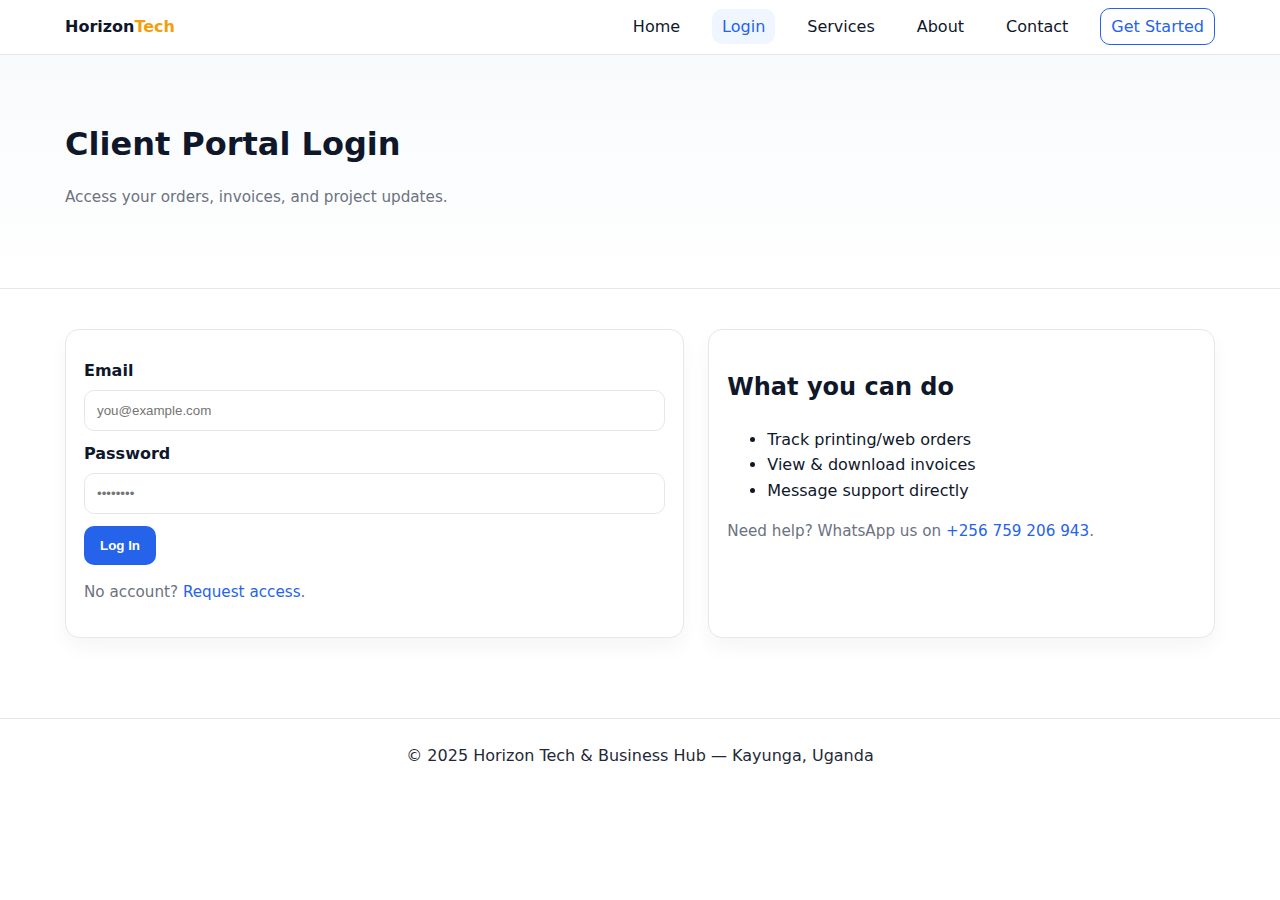
<file: login.html>
<!DOCTYPE html>
<html lang="en">
<head>
<meta charset="utf-8" />
<meta name="viewport" content="width=device-width, initial-scale=1" />
<title>Client Portal — Horizon Tech & Business Hub</title>
<style>
/* Same design language (trimmed for brevity) */
:root{--primary:#2563eb;--accent:#f59e0b;--ink:#0f172a;--muted:#6b7280;--soft:#f8fafc;--line:#e5e7eb}
*{box-sizing:border-box}html,body{margin:0;background:#fff;color:var(--ink);font:16px/1.6 system-ui,Segoe UI,Roboto,Ubuntu,Arial,sans-serif}
a{text-decoration:none;color:inherit}.container{width:92%;max-width:1150px;margin-inline:auto}
.nav{position:sticky;top:0;background:#fff;border-bottom:1px solid var(--line)}.nav__wrap{display:flex;align-items:center;justify-content:space-between;padding:14px 0}
.logo{font-weight:800}.logo span{color:var(--accent)}.nav__menu{display:flex;gap:22px;list-style:none;margin:0;padding:0;align-items:center}
.nav__menu a{padding:8px 10px;border-radius:10px}.nav__menu a:hover,.nav__menu a.active{background:#eff6ff;color:var(--primary)}
.pagehead{padding:64px 0;background:linear-gradient(180deg,#f8fafc,#fff);border-bottom:1px solid var(--line)}
.pagehead h1{margin:0 0 6px}
.auth{padding:40px 0}.grid{display:grid;gap:24px;grid-template-columns:1.1fr .9fr}
.card{border:1px solid var(--line);border-radius:14px;padding:18px;background:#fff;box-shadow:0 10px 20px rgba(2,6,23,.04)}
label{display:block;font-weight:700;margin:10px 0 6px}
input{width:100%;padding:12px;border:1px solid var(--line);border-radius:10px;outline:none}
input:focus{box-shadow:0 0 0 3px rgba(37,99,235,.25);border-color:#c7d2fe}
.btn{display:inline-block;padding:12px 16px;border-radius:10px;background:var(--primary);color:#fff;border:0;font-weight:700;margin-top:12px}
.help{color:var(--muted);font-size:.95rem}
.footer{border-top:1px solid var(--line);padding:24px 0;margin-top:40px;color:#1f2937;text-align:center}
@media (max-width:900px){.grid{grid-template-columns:1fr}}
</style>
<script>function toggleMenu(){document.getElementById('menu').classList.toggle('show');}</script>
</head>
<body>
<nav class="nav">
  <div class="container nav__wrap">
    <a class="logo" href="index.html">Horizon<span>Tech</span></a>
    <ul id="menu" class="nav__menu">
      <li><a href="index.html">Home</a></li>
      <li><a class="active" href="login.html">Login</a></li>
      <li><a href="services.html">Services</a></li>
      <li><a href="about.html">About</a></li>
      <li><a href="contact.html">Contact</a></li>
      <li><a style="border:1px solid #2563eb;color:#2563eb;border-radius:10px;padding:8px 10px" href="get-started.html">Get Started</a></li>
    </ul>
  </div>
</nav>

<header class="pagehead">
  <div class="container">
    <h1>Client Portal Login</h1>
    <p class="help">Access your orders, invoices, and project updates.</p>
  </div>
</header>

<section class="auth">
  <div class="container grid">
    <form class="card" onsubmit="event.preventDefault(); alert('Demo only: connect backend later.');">
      <label>Email</label>
      <input type="email" placeholder="you@example.com" required />
      <label>Password</label>
      <input type="password" placeholder="••••••••" required />
      <button class="btn" type="submit">Log In</button>
      <p class="help">No account? <a href="get-started.html" style="color:#2563eb">Request access</a>.</p>
    </form>

    <div class="card">
      <h2>What you can do</h2>
      <ul>
        <li>Track printing/web orders</li>
        <li>View & download invoices</li>
        <li>Message support directly</li>
      </ul>
      <p class="help">Need help? WhatsApp us on <a href="https://wa.me/256759206943" target="_blank" style="color:#2563eb">+256 759 206 943</a>.</p>
    </div>
  </div>
</section>

<footer class="footer">
  © 2025 Horizon Tech & Business Hub — Kayunga, Uganda
</footer>
</body>
</html>
</file>
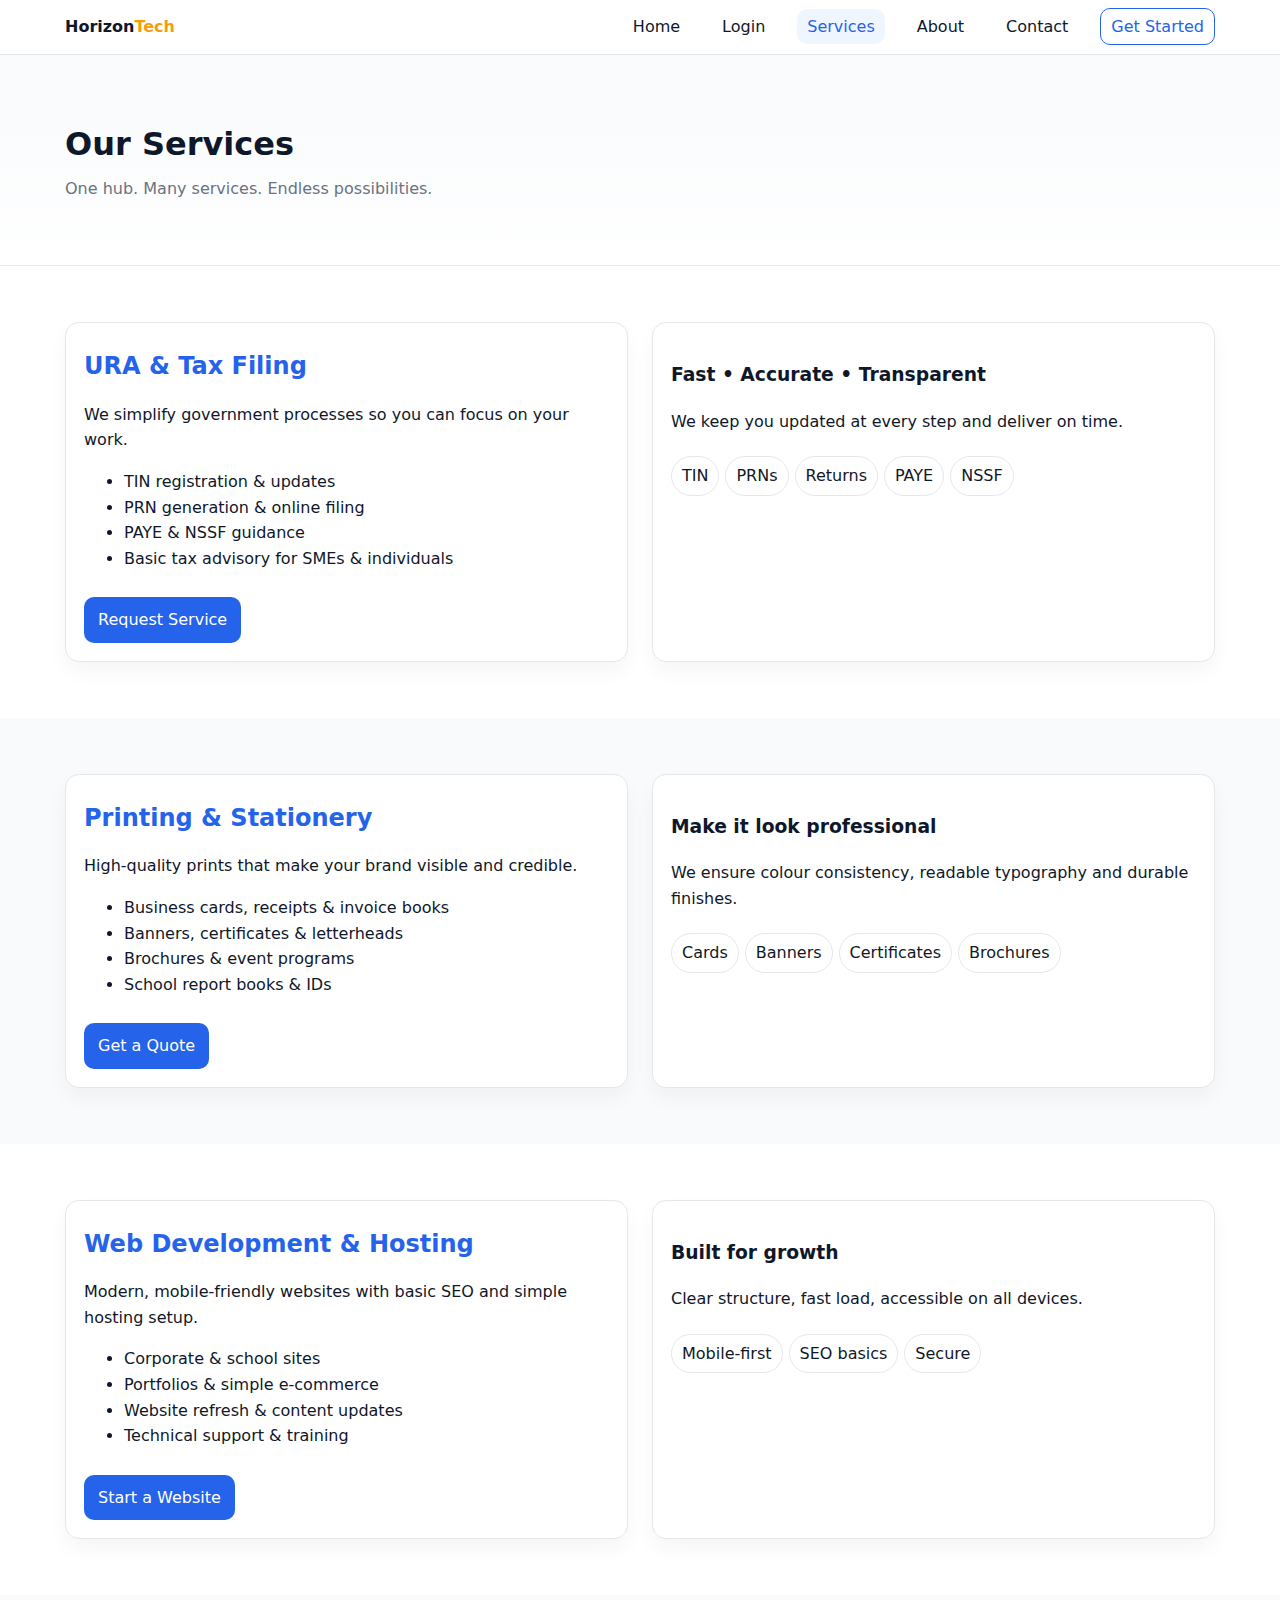
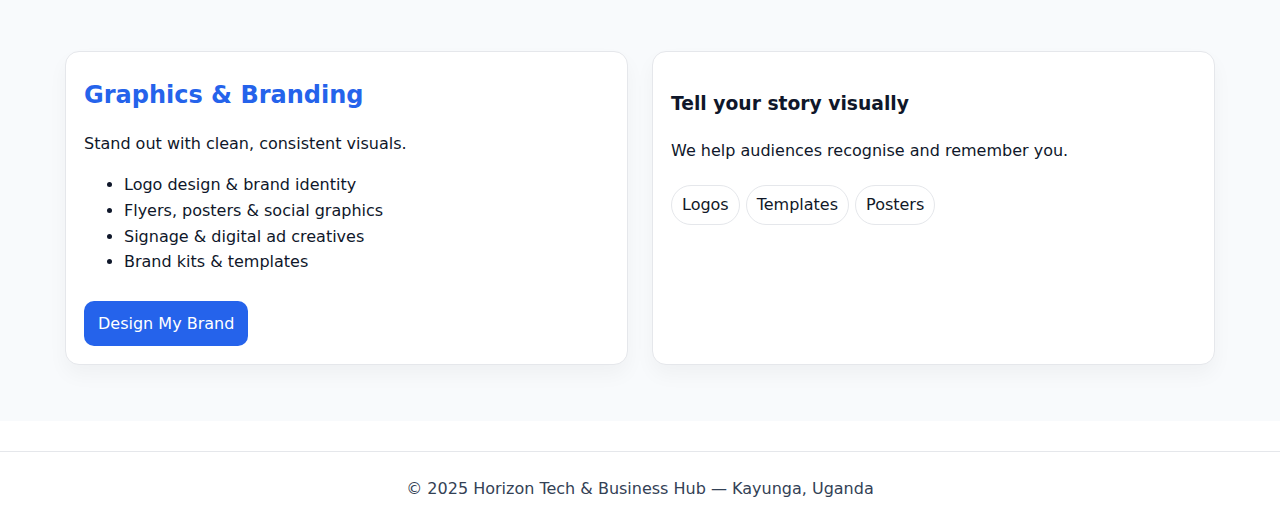
<file: services.html>
<!DOCTYPE html>
<html lang="en">
<head>
<meta charset="utf-8" />
<meta name="viewport" content="width=device-width, initial-scale=1" />
<title>Services — Horizon Tech & Business Hub</title>
<style>
:root{--primary:#2563eb;--accent:#f59e0b;--line:#e5e7eb;--muted:#6b7280}
*{box-sizing:border-box}html,body{margin:0;background:#fff;color:#0f172a;font:16px/1.6 system-ui,Segoe UI,Roboto,Ubuntu,Arial,sans-serif}
a{text-decoration:none;color:inherit}
.container{width:92%;max-width:1150px;margin-inline:auto}
.nav{position:sticky;top:0;background:#fff;border-bottom:1px solid var(--line)}
.nav__wrap{display:flex;align-items:center;justify-content:space-between;padding:14px 0}
.logo{font-weight:800}.logo span{color:#f59e0b}
.menu{display:flex;gap:22px;list-style:none;margin:0;padding:0;align-items:center}
.menu a{padding:8px 10px;border-radius:10px}
.menu a:hover,.menu a.active{background:#eff6ff;color:var(--primary)}
.pagehead{padding:64px 0;background:linear-gradient(180deg,#f8fafc,#fff);border-bottom:1px solid var(--line)}
.pagehead h1{margin:0 0 6px}
.grid-2{display:grid;gap:24px;grid-template-columns:1fr 1fr}
.card{border:1px solid var(--line);border-radius:14px;padding:18px;background:#fff;box-shadow:0 10px 20px rgba(2,6,23,.04)}
.card h2{margin:6px 0 10px;color:var(--primary)}
.cta{margin-top:10px;display:inline-block;padding:10px 14px;border-radius:10px;background:var(--primary);color:#fff}
.badge{display:inline-block;border:1px solid var(--line);border-radius:999px;padding:6px 10px;margin:6px 6px 0 0;color:#111827;background:#fff}
.section{padding:56px 0}
.section--soft{background:#f8fafc}
@media (max-width:900px){.grid-2{grid-template-columns:1fr}}
.footer{border-top:1px solid var(--line);padding:24px 0;margin-top:30px;text-align:center;color:#334155}
</style>
</head>
<body>
<nav class="nav">
  <div class="container nav__wrap">
    <a class="logo" href="index.html">Horizon<span>Tech</span></a>
    <ul class="menu">
      <li><a href="index.html">Home</a></li>
      <li><a href="login.html">Login</a></li>
      <li><a class="active" href="services.html">Services</a></li>
      <li><a href="about.html">About</a></li>
      <li><a href="contact.html">Contact</a></li>
      <li><a style="border:1px solid #2563eb;color:#2563eb;border-radius:10px;padding:8px 10px" href="get-started.html">Get Started</a></li>
    </ul>
  </div>
</nav>

<header class="pagehead">
  <div class="container">
    <h1>Our Services</h1>
    <p style="color:#6b7280;margin:0">One hub. Many services. Endless possibilities.</p>
  </div>
</header>

<section id="tax" class="section">
  <div class="container grid-2">
    <div class="card">
      <h2>URA & Tax Filing</h2>
      <p>We simplify government processes so you can focus on your work.</p>
      <ul>
        <li>TIN registration & updates</li>
        <li>PRN generation & online filing</li>
        <li>PAYE & NSSF guidance</li>
        <li>Basic tax advisory for SMEs & individuals</li>
      </ul>
      <a class="cta" href="contact.html">Request Service</a>
    </div>
    <div class="card">
      <h3>Fast • Accurate • Transparent</h3>
      <p class="muted">We keep you updated at every step and deliver on time.</p>
      <span class="badge">TIN</span><span class="badge">PRNs</span><span class="badge">Returns</span><span class="badge">PAYE</span><span class="badge">NSSF</span>
    </div>
  </div>
</section>

<section id="print" class="section section--soft">
  <div class="container grid-2">
    <div class="card">
      <h2>Printing & Stationery</h2>
      <p>High-quality prints that make your brand visible and credible.</p>
      <ul>
        <li>Business cards, receipts & invoice books</li>
        <li>Banners, certificates & letterheads</li>
        <li>Brochures & event programs</li>
        <li>School report books & IDs</li>
      </ul>
      <a class="cta" href="contact.html">Get a Quote</a>
    </div>
    <div class="card">
      <h3>Make it look professional</h3>
      <p>We ensure colour consistency, readable typography and durable finishes.</p>
      <span class="badge">Cards</span><span class="badge">Banners</span><span class="badge">Certificates</span><span class="badge">Brochures</span>
    </div>
  </div>
</section>

<section id="web" class="section">
  <div class="container grid-2">
    <div class="card">
      <h2>Web Development & Hosting</h2>
      <p>Modern, mobile-friendly websites with basic SEO and simple hosting setup.</p>
      <ul>
        <li>Corporate & school sites</li>
        <li>Portfolios & simple e-commerce</li>
        <li>Website refresh & content updates</li>
        <li>Technical support & training</li>
      </ul>
      <a class="cta" href="contact.html">Start a Website</a>
    </div>
    <div class="card">
      <h3>Built for growth</h3>
      <p>Clear structure, fast load, accessible on all devices.</p>
      <span class="badge">Mobile-first</span><span class="badge">SEO basics</span><span class="badge">Secure</span>
    </div>
  </div>
</section>

<section id="brand" class="section section--soft">
  <div class="container grid-2">
    <div class="card">
      <h2>Graphics & Branding</h2>
      <p>Stand out with clean, consistent visuals.</p>
      <ul>
        <li>Logo design & brand identity</li>
        <li>Flyers, posters & social graphics</li>
        <li>Signage & digital ad creatives</li>
        <li>Brand kits & templates</li>
      </ul>
      <a class="cta" href="contact.html">Design My Brand</a>
    </div>
    <div class="card">
      <h3>Tell your story visually</h3>
      <p>We help audiences recognise and remember you.</p>
      <span class="badge">Logos</span><span class="badge">Templates</span><span class="badge">Posters</span>
    </div>
  </div>
</section>

<footer class="footer">
  © 2025 Horizon Tech & Business Hub — Kayunga, Uganda
</footer>
</body>
</html>
</file>
